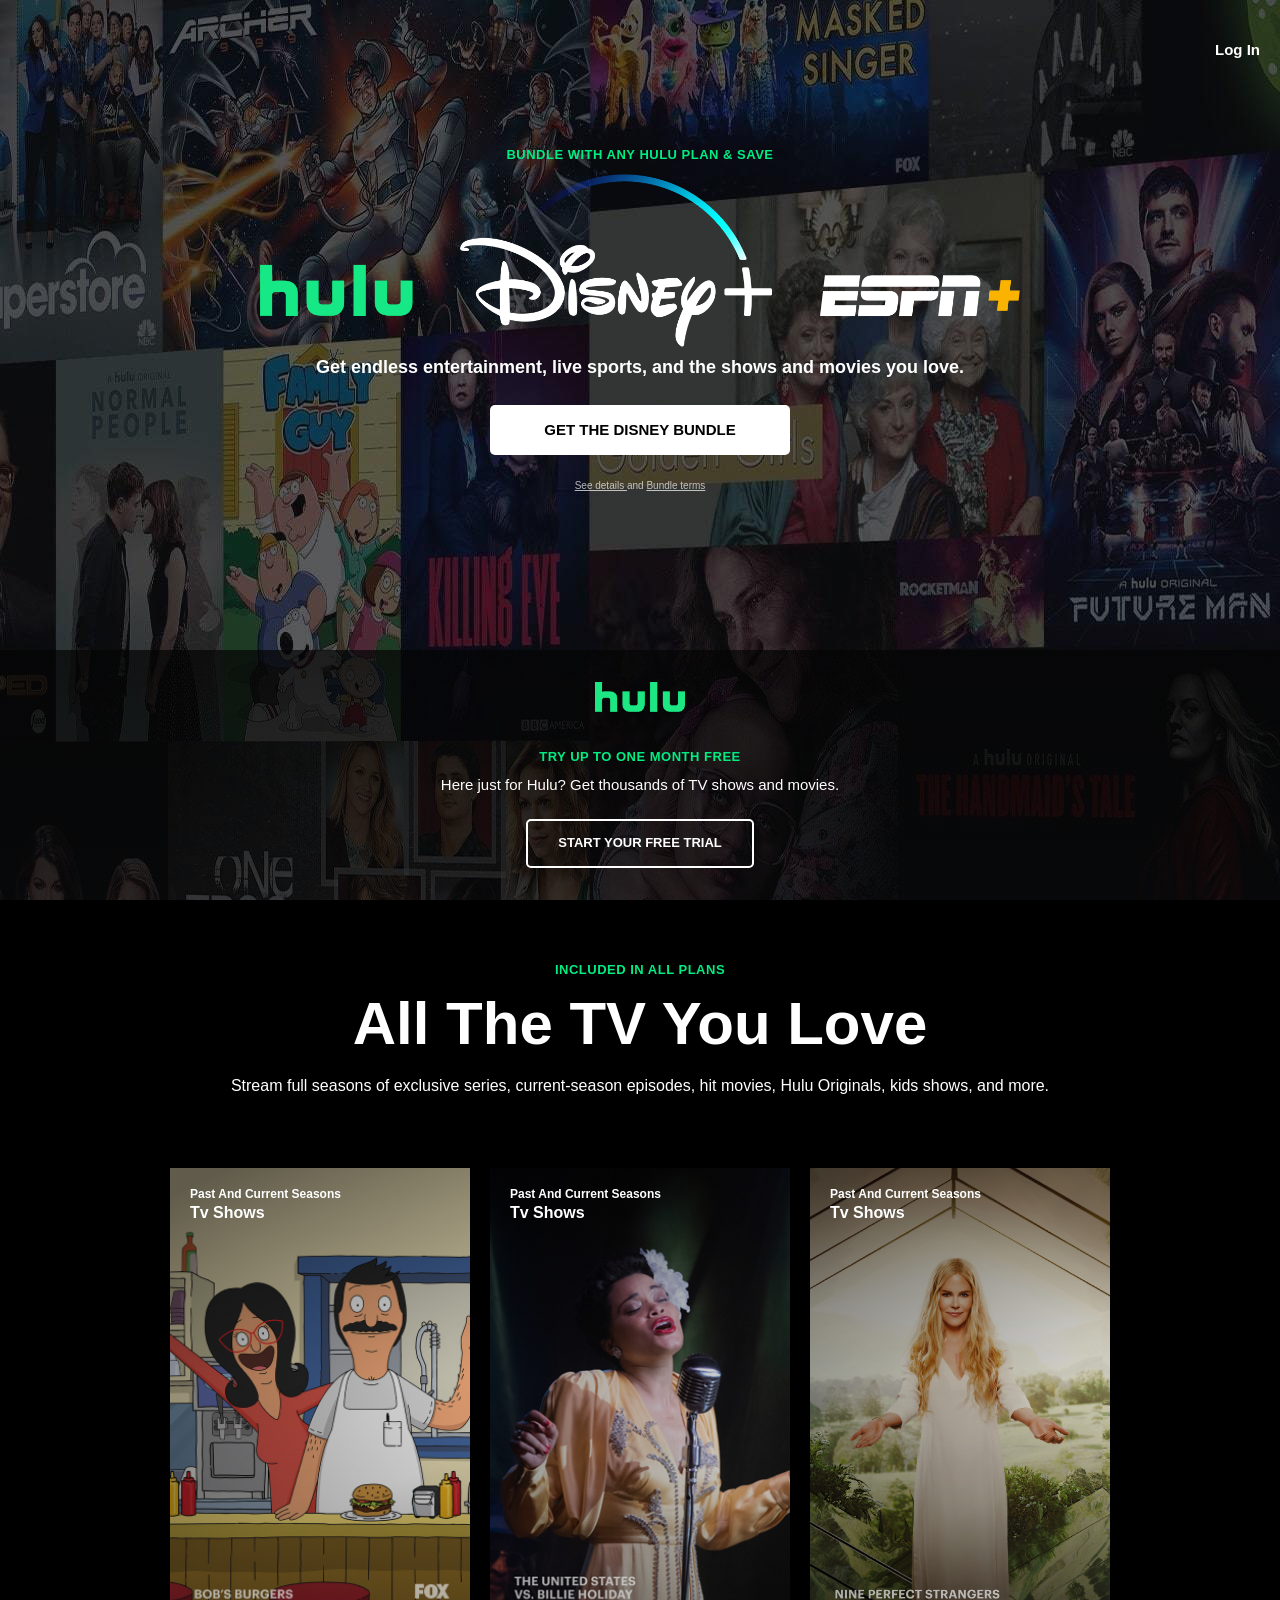
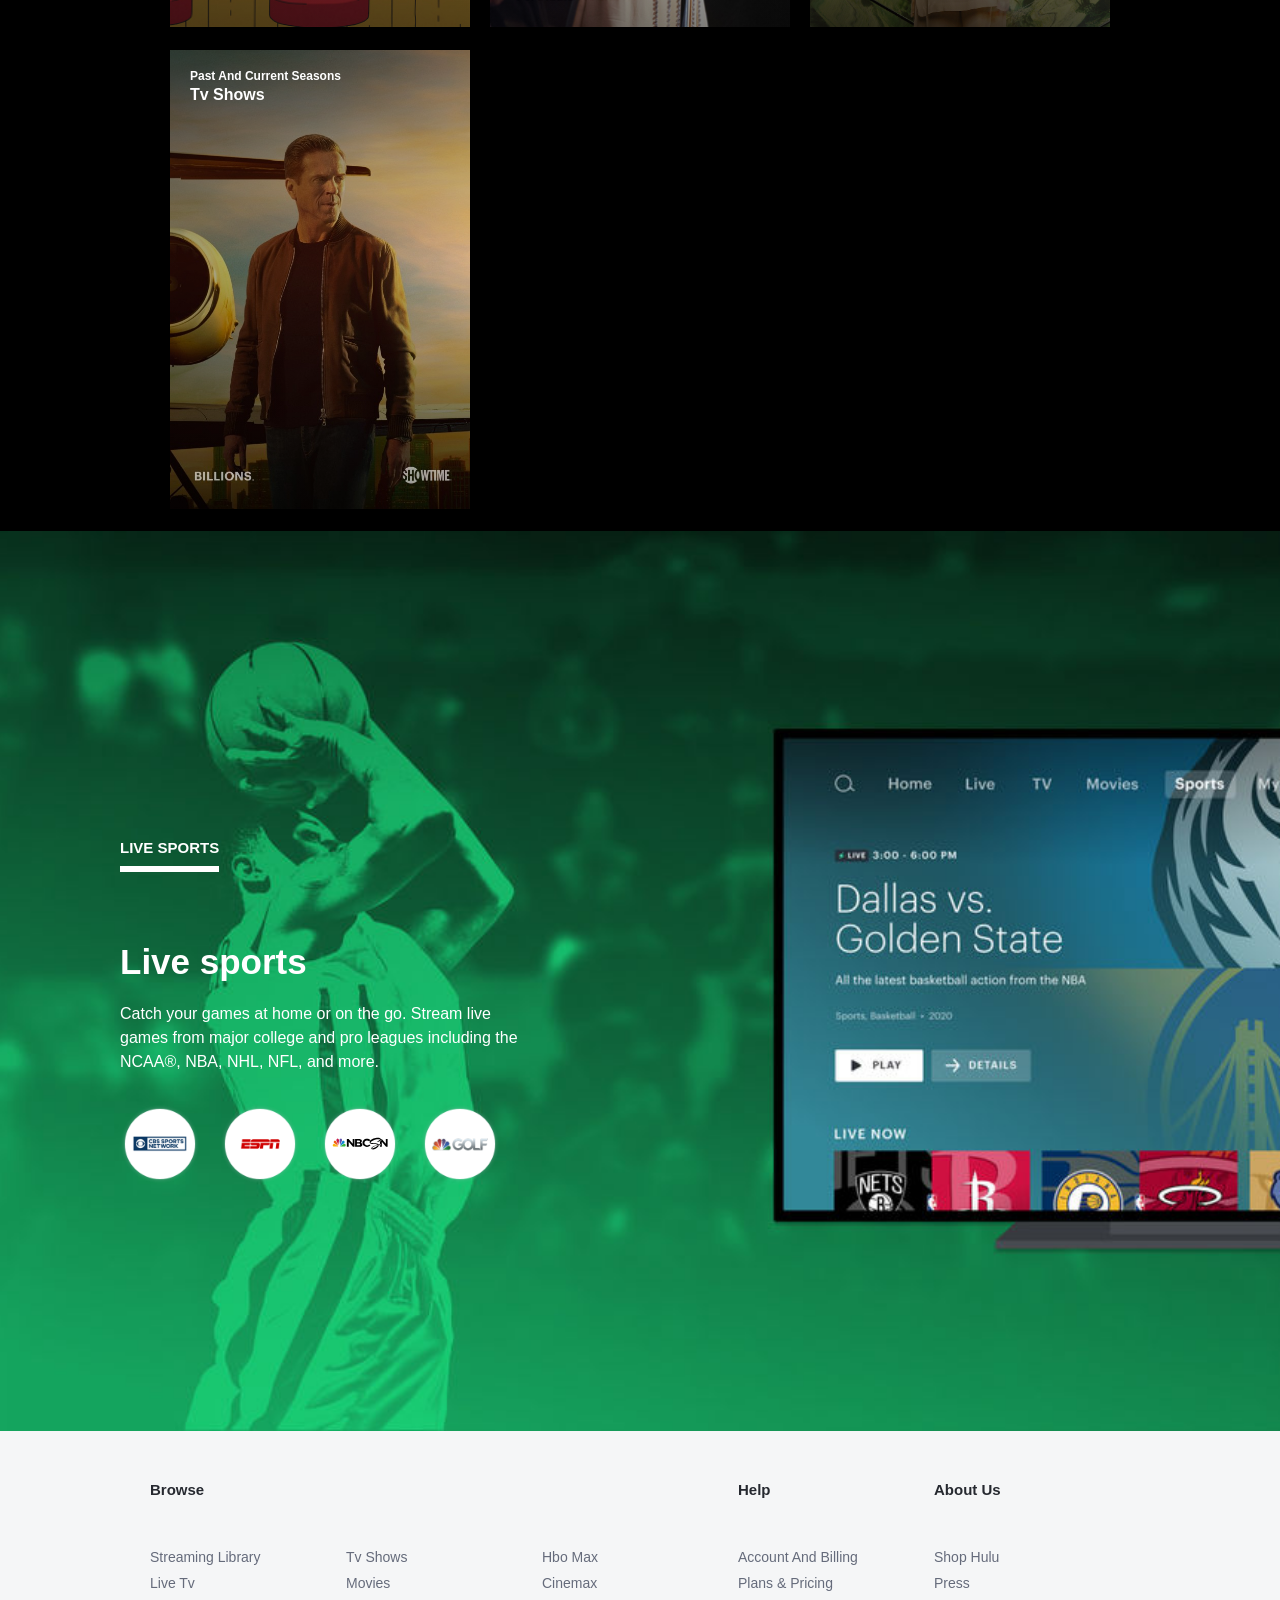
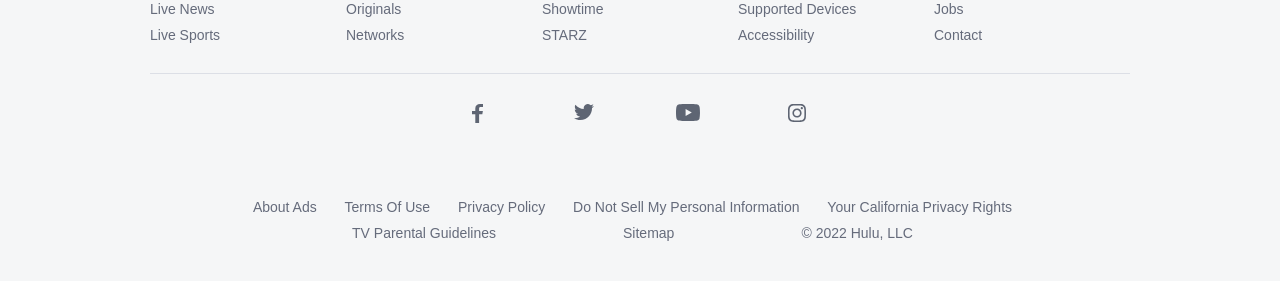
<file: Hulu/index.html>
<!DOCTYPE html>
<html lang="en">
<head>
	<meta charset="UTF-8">
	<meta http-equiv="X-UA-Compatible" content="IE=edge">
	<meta name="viewport" content="width=device-width, initial-scale=1.0">
	<link href="css/reset.css" rel="stylesheet" />
	<link href="css/style.css" rel="stylesheet" />
	<link href="css/top_section.css" rel="stylesheet" />
	<link href="css/login_modal.css" rel="stylesheet" />
	<link href="css/library.css" rel="stylesheet" />
	<link href="css/spotlight.css" rel="stylesheet" />
	<link href="css/footer.css" rel="stylesheet" />
	<link href="css/responsive.css" rel="stylesheet" />
	<title>Hulu</title>
</head>
<body>
	<section class="top_section">
		<div class="top">
			<button class="login_link">Log in</button>
		</div>

		<div class="middle">
			<div class="title">BUNDLE WITH ANY HULU PLAN & SAVE</div>

			<div class="middle_banner">
				<img src="media/logos.png" alt="" />
			</div>

			<div class="subtitle">
				Get endless entertainment, live sports, and the shows and
				movies you love.
			</div>

			<button class="bundle_button">GET THE DISNEY BUNDLE</button>

			<div class="details">
				<a href="#"> See details </a>
				and
				<a href="#"> Bundle terms </a>
			</div>
		</div>

		<div class="bottom">
			<img src="./media/logo.png" alt="" class="logo">

			<div class="bottom_middle_container">
				<div class="title">TRY UP TO ONE MONTH FREE</div>
				<div class="description">
					Here just for Hulu? Get thousands of TV shows and
					movies.
				</div>
			</div>

			<a href="#" class="free_trial_button">
				start your free trial
			</a>
		</div>
	</section>

	<section class="modal_container">
		<div class="modal_overlay"></div>

		<div class="login_modal">
			<div class="modal_header">
				<div class="close_icon"></div>
			</div>

			<form action="" class="login_form">
				<h2 class="title">Log in</h2>

				<label for="email">Email</label>
				<input type="email" id="email">

				<label for="password">Password</label>
				<input type="text" id="password">

				<a href="#" class="forget_link">
					Forgot your email or password?
				</a>

				<button type="submit" class="login_button"> Log in</button>
			</form>

			<div class="modal_bottom_text">
				Don't have am account?
				<a href="#">Start your free trial</a>
			</div>
		</div>
	</section>

	<section class="library">
		<div class="library_header">
			<div class="title">INCLUDED IN ALL PLANS</div>

			<div class="library_title">All The TV You Love</div>

			<div class="library_description">
				Stream full seasons of exclusive series, current-season
				episodes, hit movies, Hulu Originals, kids shows, and more.
			</div>
		</div>

		<div class="library_grid">
			<a href="#" class="library_grid_item">
				<div class="library_text_container">
					<div class="text1">Past and Current Seasons</div>
					<div class="text2">Tv shows</div>
				</div>

				<div class="overlay"></div>

				<img src="media/cover-1.jpg" alt="" />
			</a>

			<a href="#" class="library_grid_item">
				<div class="library_text_container">
					<div class="text1">Past and Current Seasons</div>
					<div class="text2">Tv shows</div>
				</div>

				<div class="overlay"></div>

				<img src="media/cover-2.jpg" alt="" />
			</a>

			<a href="#" class="library_grid_item">
				<div class="library_text_container">
					<div class="text1">Past and Current Seasons</div>
					<div class="text2">Tv shows</div>
				</div>

				<div class="overlay"></div>

				<img src="media/cover-3.jpg" alt="" />
			</a>

			<a href="#" class="library_grid_item">
				<div class="library_text_container">
					<div class="text1">Past and Current Seasons</div>
					<div class="text2">Tv shows</div>
				</div>

				<div class="overlay"></div>

				<img src="media/cover-4.jpg" alt="" />
			</a>
		</div>
	</section>

	<section class="spotlight">
		<div class="spotlight_content">
			<div class="spotlight_header">
				<h2>Live sports</h2>
			</div>

			<div class="spotlight_title">Live sports</div>

			<div class="spotlight_description">
				Catch your games at home or on the go. Stream live games
				from major college and pro leagues including the NCAA®, NBA,
				NHL, NFL, and more.
			</div>

			<div class="channel_stack">
				<div class="channel_item">
					<img
						class="channel_icon"
						src="./media/live-sports-logo-1.png"
						alt=""
					/>
				</div>
				<div class="channel_item">
					<img
						class="channel_icon"
						src="./media/live-sports-logo-2.png"
						alt=""
					/>
				</div>
				<div class="channel_item">
					<img
						class="channel_icon"
						src="./media/live-sports-logo-3.svg"
						alt=""
					/>
				</div>
				<div class="channel_item">
					<img
						class="channel_icon"
						src="./media/live-sports-logo-4.png"
						alt=""
					/>
				</div>
			</div>
		</div>
	</section>

	<footer class="footer">
		<div class="footer_section_container">
			<div class="footer_section">
				<div class="footer_section_title">
					<div class="title_text">Browse</div>
					<div class="expand_section_icon"></div>
				</div>
				<div class="footer_section_links">
					<div class="section_links_column">
						<a class="footer_section_link" href="#"
							>Streaming Library</a
						>
						<a class="footer_section_link" href="#"
							>live tv</a
						>
						<a class="footer_section_link" href="#"
							>live news</a
						>
						<a class="footer_section_link" href="#"
							>live sports</a
						>
					</div>
					<div class="section_links_column">
						<a class="footer_section_link" href="#"
							>tv shows</a
						>
						<a class="footer_section_link" href="#">movies</a>
						<a class="footer_section_link" href="#"
							>originals</a
						>
						<a class="footer_section_link" href="#"
							>networks</a
						>
					</div>
					<div class="section_links_column">
						<a class="footer_section_link" href="#"
							>hbo max</a
						>
						<a class="footer_section_link" href="#"
							>cinemax</a
						>
						<a class="footer_section_link" href="#"
							>showtime</a
						>
						<a class="footer_section_link" href="#">STARZ</a>
					</div>
				</div>
			</div>

			<div class="footer_section">
				<div class="footer_section_title">
					<div class="title_text">Help</div>
					<div class="expand_section_icon"></div>
				</div>
				<div class="footer_section_links">
					<div class="section_links_column">
						<a class="footer_section_link" href="#">
							Account and billing
						</a>
						<a class="footer_section_link" href="#">
							Plans & Pricing
						</a>
						<a class="footer_section_link" href="#">
							Supported Devices
						</a>
						<a class="footer_section_link" href="#">
							Accessibility
						</a>
					</div>
				</div>
			</div>

			<div class="footer_section">
				<div class="footer_section_title">
					<div class="title_text">About us</div>
					<div class="expand_section_icon"></div>
				</div>
				<div class="footer_section__links">
					<div class="section_links_column">
						<a class="footer_section_link" href="#"
							>shop hulu</a>
						<a class="footer_section_link" href="#">Press</a>
						<a class="footer_section_link" href="#"> jobs</a>
						<a class="footer_section_link" href="#">Contact</a>
					</div>
				</div>
			</div>
		</div>

		<section class="social_media_container">
			<a class="social_media_link facebook" href="#"></a>
			<a class="social_media_link twitter" href="#"></a>
			<a class="social_media_link youtube" href="#"></a>
			<a class="social_media_link instagram" href="#"></a>
		</section>

		<section class="footer_legal_links">
			<a href="#" class="footer_section_link">About ads</a>
			<a href="#" class="footer_section_link">Terms of Use</a>
			<a href="#" class="footer_section_link">Privacy Policy</a>
			<a href="#" class="footer_section_link"
				>Do Not Sell My Personal Information</a>
			<a href="#" class="footer_section_link"
				>Your California Privacy Rights</a>
			<a href="#" class="footer_section_link"
				>TV Parental Guidelines</a>
			<a href="#" class="footer_section_link">Sitemap</a>
			<a href="#" class="footer_section_link">© 2022 Hulu, LLC</a>
		</section>
	</footer>

	<script src="./js/index.js"></script>
</body>
</html>
</file>
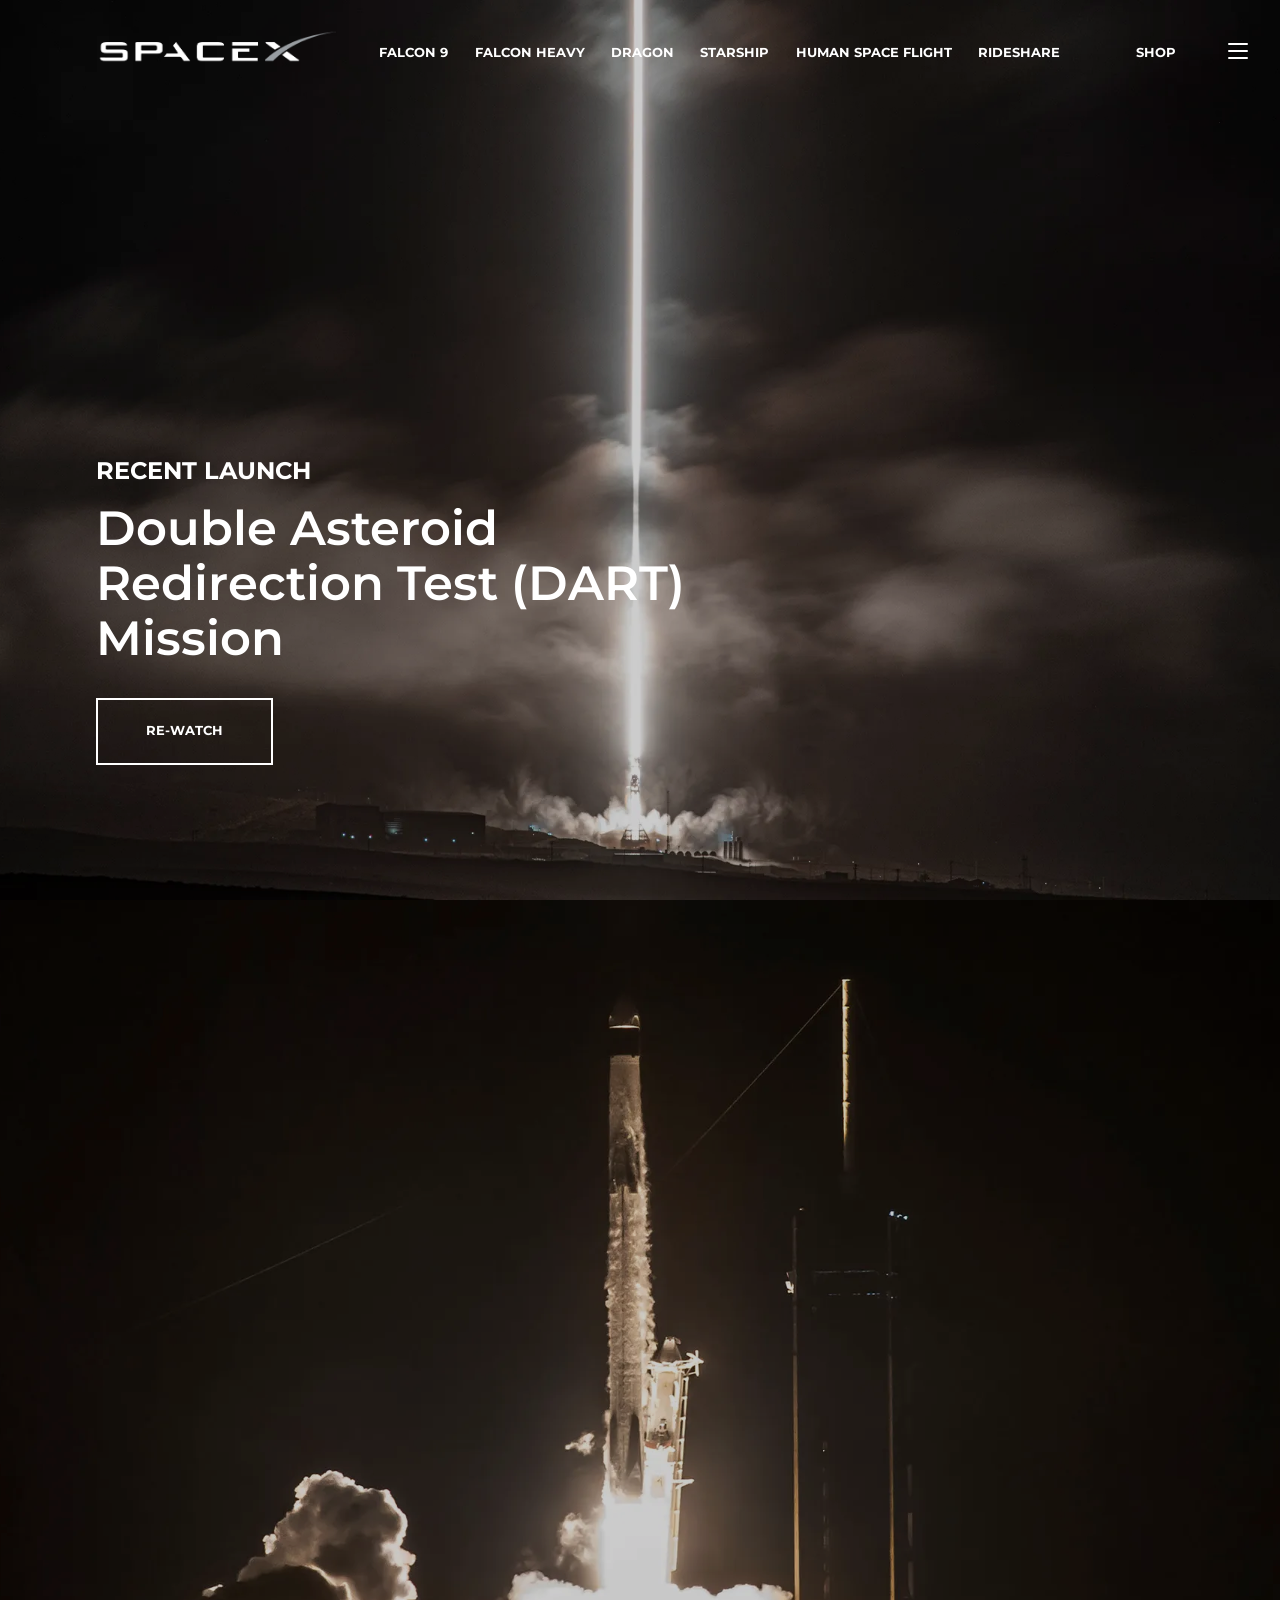
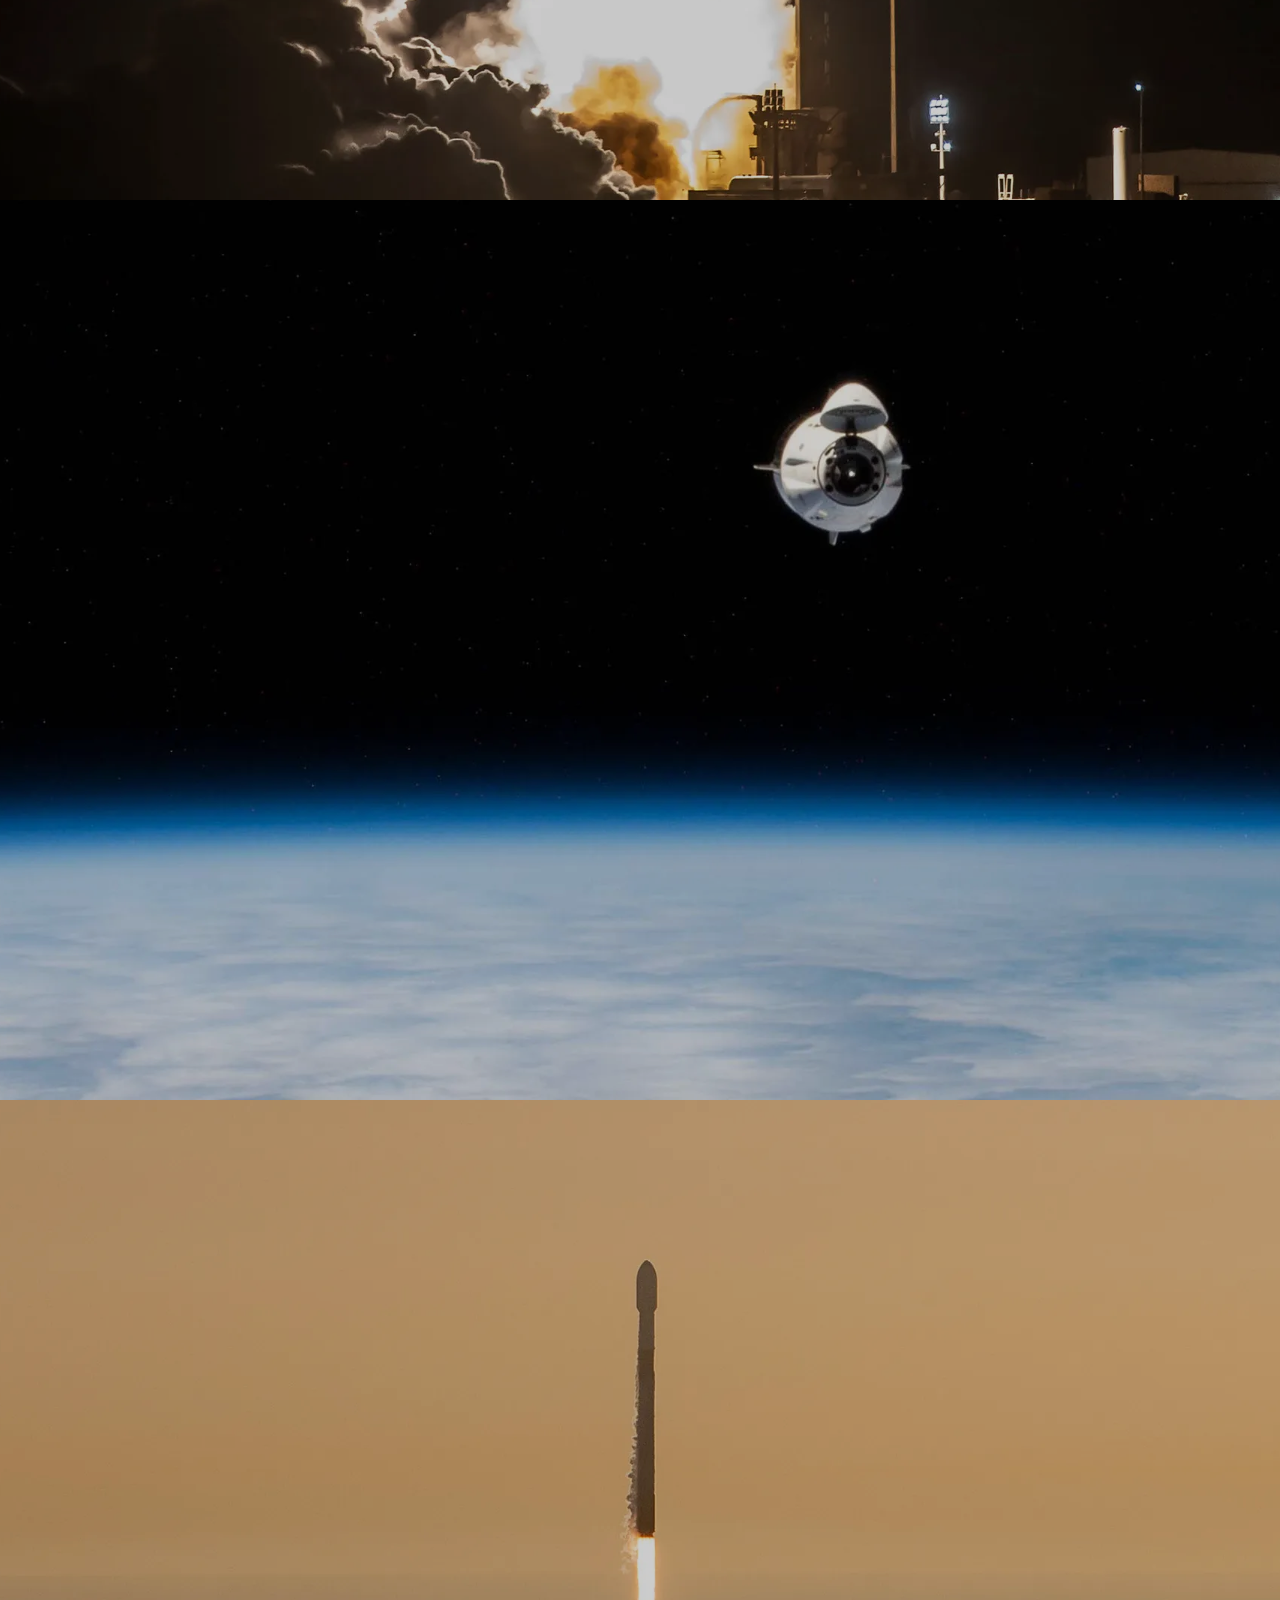
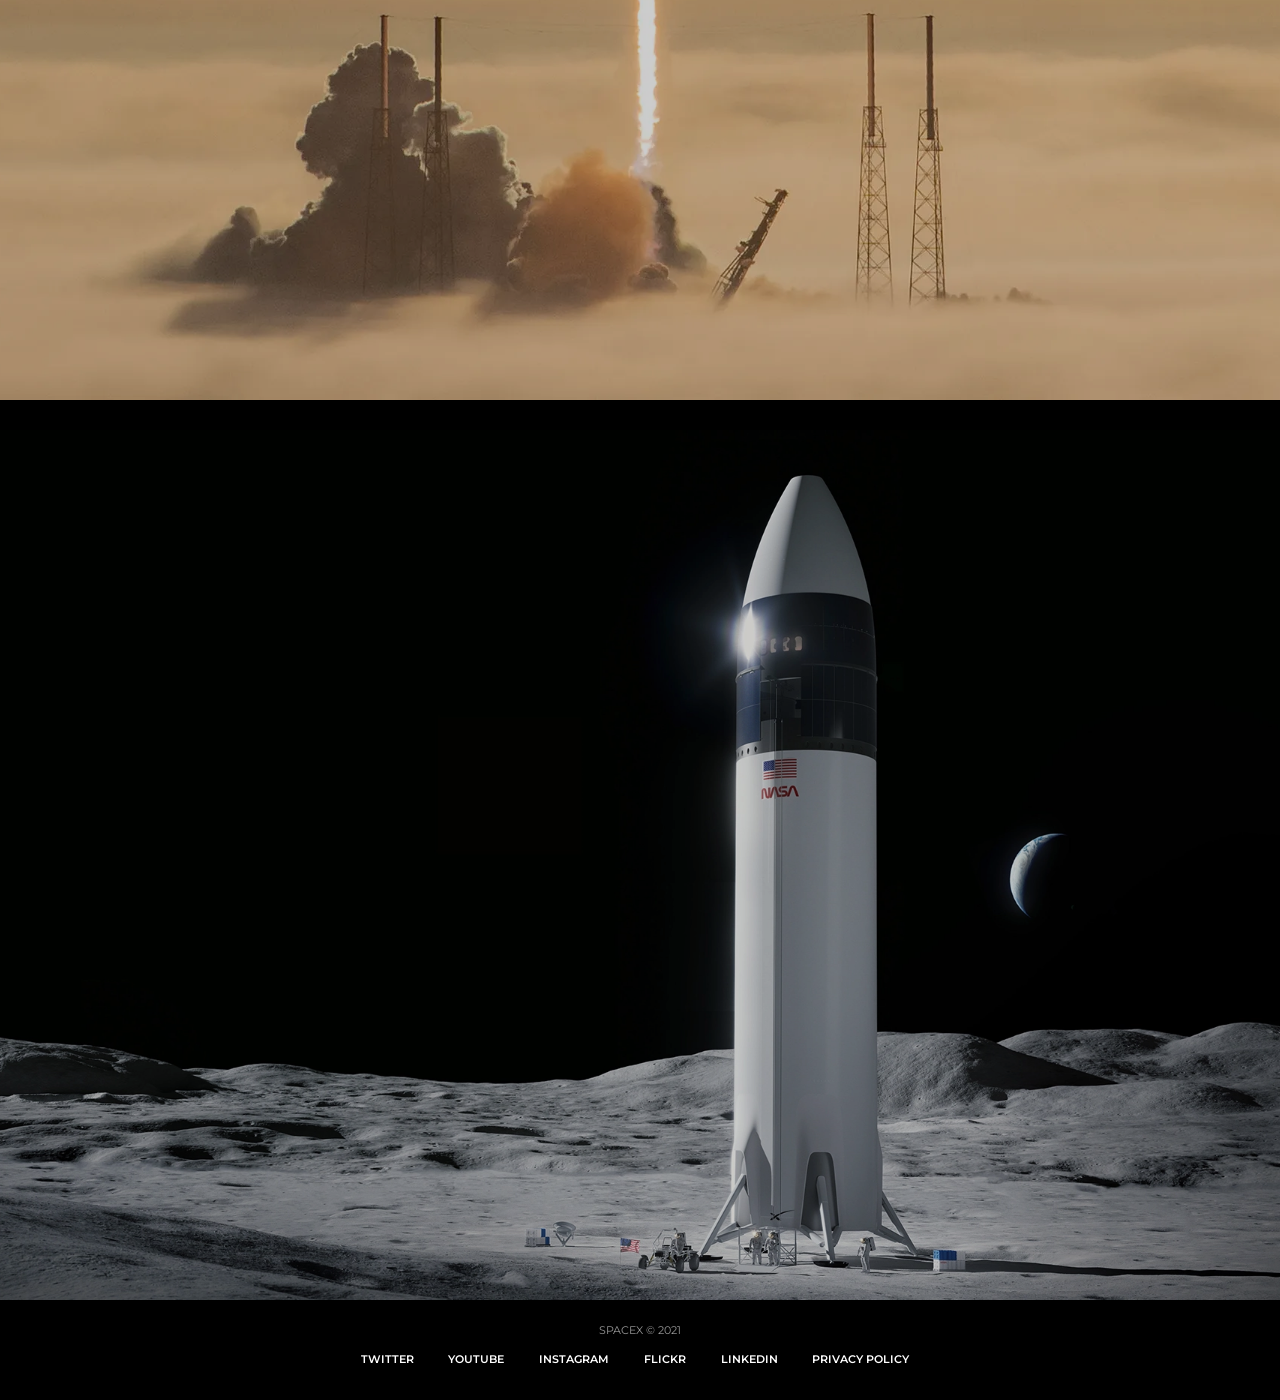
<file: SpaceX/index.html>
<!DOCTYPE html>
<html lang="en">
  <head>
    <meta charset="UTF-8" />
    <meta http-equiv="X-UA-Compatible" content="IE=edge" />
    <meta name="viewport" content="width=device-width, initial-scale=1.0" />
    <link rel="stylesheet" href="css/reset.css" />
    <link rel="stylesheet" href="css/header.css" />
    <link rel="stylesheet" href="css/hamburger.css" />
    <link rel="stylesheet" href="css/mission.css" />
    <link rel="stylesheet" href="css/navigation.css" />
    <link rel="stylesheet" href="css/footer.css" />
    <link rel="stylesheet" href="css/navigation.css" />
    <link rel="stylesheet" href="css/responsive.css" />
    <title>SpaceX</title>
  </head>
  <body>
    <header class="header show">
			<div class="background"></div>

			<div class="header_inner">
				<div class="header_logo">
					<a href="#">
						<img src="./media/logos//spacex-logo.png" alt="SpaceX" />
					</a>
				</div>

				<nav class="header_navigation">
					<ul>
						<li>
							<a class="nav_link" href="#">Falcon 9</a>
						</li>
						<li>
							<a class="nav_link" href="#">Falcon Heavy</a>
						</li>
						<li>
							<a class="nav_link" href="#">Dragon</a>
						</li>
						<li>
							<a class="nav_link" href="#">STARSHIP</a>
						</li>
						<li>
							<a class="nav_link" href="#">human space flight</a>
						</li>
						<li>
							<a class="nav_link" href="#">rideshare</a>
						</li>
					</ul>

					<div class="shop_container">
						<a class="nav_link" href="#">shop</a>
					</div>
				</nav>

				<button class="hamburger hamburger-emphatic" type="button">
					<span class="hamburger-box">
						<span class="hamburger-inner"></span>
					</span>
				</button>
			</div>
		</header>

		<nav class="navigation_menu">
			<ul>
				<li><a href="#">Home</a></li>
				<li><a href="#">About</a></li>
				<li><a href="#">Launch</a></li>
				<li><a href="#">mission</a></li>
				<li><a href="#">History</a></li>
				<li><a href="#">Press</a></li>
				<li><a href="#">Careers</a></li>
				<li><a href="#">Contact</a></li>
			</ul>
		</nav>

		<section class="mission_container">
			<div class="background one"></div>

			<div class="bottom_content">
				<h4 class="bottom_content_subheader">RECENT LAUNCH</h4>

				<h1 class="bottom_content_header">
					Double Asteroid Redirection Test (DART) Mission
				</h1>

				<a class="content_button" href="#">
					<span class="text">RE-WATCH</span>
					<div class="hover"></div>
				</a>
			</div>
		</section>

		<section class="mission_container">
			<div class="background two"></div>

			<div class="bottom_content">
				<h4 class="bottom_content_subheader">RECENT LAUNCH</h4>

				<h1 class="bottom_content_header">
					Double Asteroid Redirection Test (DART) Mission
				</h1>

				<a class="content_button" href="#">
					<span class="text">RE-WATCH</span>
					<div class="hover"></div>
				</a>
			</div>
		</section>

		<section class="mission_container">
			<div class="background three"></div>

			<div class="bottom_content">
				<h4 class="bottom_content_subheader">RECENT LAUNCH</h4>

				<h1 class="bottom_content_header">
					Double Asteroid Redirection Test (DART) Mission
				</h1>

				<a class="content_button" href="#">
					<span class="text">RE-WATCH</span>
					<div class="hover"></div>
				</a>
			</div>
		</section>

		<section class="mission_container">
			<div class="background four"></div>

			<div class="bottom_content">
				<h4 class="bottom_content_subheader">RECENT LAUNCH</h4>

				<h1 class="bottom_content_header">
					Double Asteroid Redirection Test (DART) Mission
				</h1>

				<a class="content_button" href="#">
					<span class="text">RE-WATCH</span>
					<div class="hover"></div>
				</a>
			</div>
		</section>

		<section class="mission_container">
			<div class="background five"></div>

			<div class="bottom_content">
				<h4 class="bottom_content_subheader">RECENT LAUNCH</h4>

				<h1 class="bottom_content_header">
					Double Asteroid Redirection Test (DART) Mission
				</h1>

				<a class="content_button" href="#">
					<span class="text">RE-WATCH</span>
					<div class="hover"></div>
				</a>
			</div>
		</section>

		<footer class="footer">
			<div class="footer_text">SPACEX © 2021</div>

			<ul class="footer_list">
				<li><a class="footer_list_link" href="#">Twitter</a></li>
				<li><a class="footer_list_link" href="#">youtube</a></li>
				<li><a class="footer_list_link" href="#">instagram</a></li>
				<li><a class="footer_list_link" href="#">flickr</a></li>
				<li><a class="footer_list_link" href="#">Linkedin</a></li>
				<li><a class="footer_list_link" href="#">Privacy Policy</a></li>
			</ul>
		</footer>
	  
    <script src="./js/index.js"></script>
  </body>
</html>
</file>
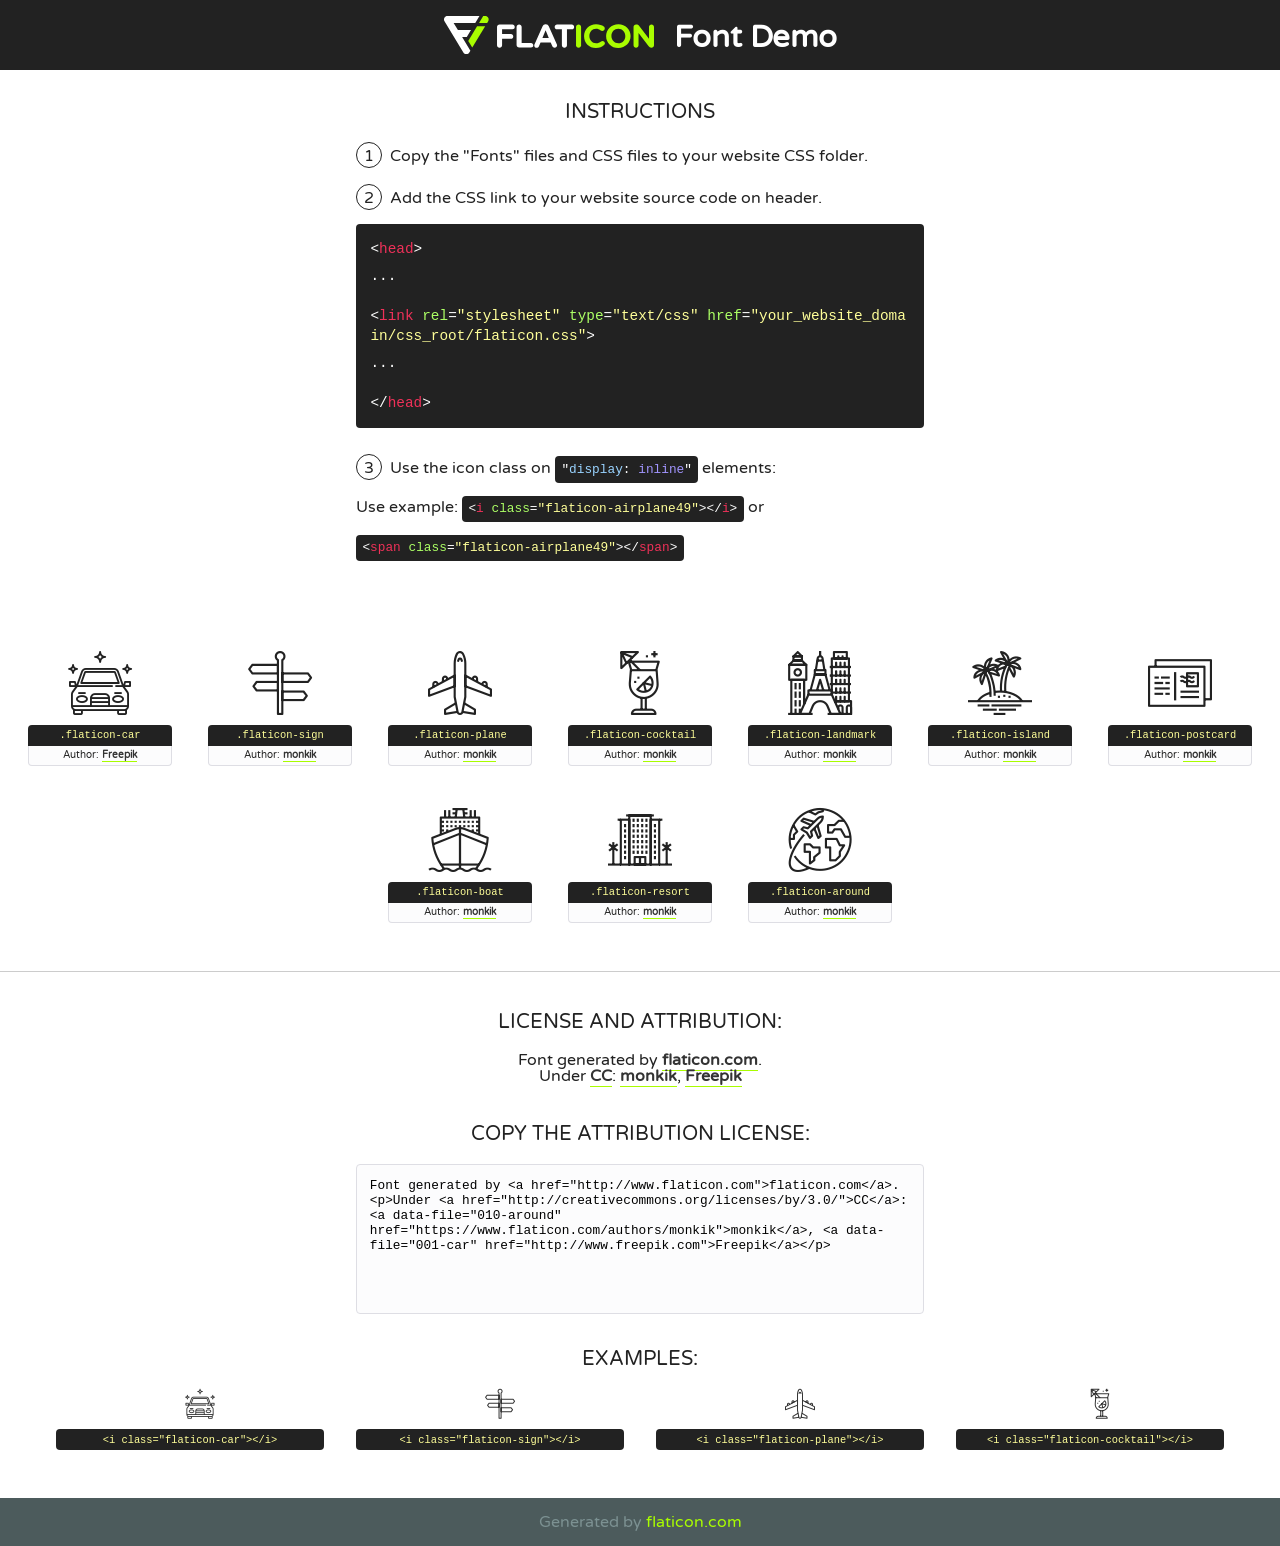
<file: tour/fonts/flaticon/font/flaticon.html>
<!DOCTYPE html>
<!--
  Flaticon icon font: Flaticon
  Creation date: 19/02/2018 02:22
-->
<html>
<!DOCTYPE html>
<html>

<head>
    <title>Flaticon WebFont</title>
    <link href="http://fonts.googleapis.com/css?family=Varela+Round" rel="stylesheet" type="text/css" />
    <link rel="stylesheet" type="text/css" href="flaticon.css">
    <meta charset="UTF-8">
    <style>
    html, body, div, span, applet, object, iframe,
    h1, h2, h3, h4, h5, h6, p, blockquote, pre,
    a, abbr, acronym, address, big, cite, code,
    del, dfn, em, img, ins, kbd, q, s, samp,
    small, strike, strong, sub, sup, tt, var,
    b, u, i, center,
    dl, dt, dd, ol, ul, li,
    fieldset, form, label, legend,
    table, caption, tbody, tfoot, thead, tr, th, td,
    article, aside, canvas, details, embed, 
    figure, figcaption, footer, header, hgroup, 
    menu, nav, output, ruby, section, summary,
    time, mark, audio, video {
        margin: 0;
        padding: 0;
        border: 0;
        font-size: 100%;
        font: inherit;
        vertical-align: baseline;
    }
    /* HTML5 display-role reset for older browsers */
    article, aside, details, figcaption, figure, 
    footer, header, hgroup, menu, nav, section {
        display: block;
    }
    body {
        line-height: 1;
    }
    ol, ul {
        list-style: none;
    }
    blockquote, q {
        quotes: none;
    }
    blockquote:before, blockquote:after,
    q:before, q:after {
        content: '';
        content: none;
    }
    table {
        border-collapse: collapse;
        border-spacing: 0;
    }
    body {
        font-family: 'Varela Round', Helvetica, Arial, sans-serif;
        font-size: 16px;
        color: #222;
    }
    a {
        color: #333;
        border-bottom: 1px solid #a9fd00;
        font-weight: bold;
        text-decoration: none;
    }
    * {
        -moz-box-sizing: border-box;
        -webkit-box-sizing: border-box;
        box-sizing: border-box;
        margin: 0;
        padding: 0;
    }
    [class^="flaticon-"]:before, [class*=" flaticon-"]:before, [class^="flaticon-"]:after, [class*=" flaticon-"]:after {
        font-family: Flaticon;
        font-size: 30px;
        font-style: normal;
        margin-left: 20px;
        color: #333;
    }
    .wrapper {
        max-width: 600px;
        margin: auto;
        padding: 0 1em;
    }
    .title {
        font-size: 1.25em;
        text-align: center;
        margin-bottom: 1em;
        text-transform: uppercase;
    }
    header {
        text-align: center;
        background-color: #222;
        color: #fff;
        padding: 1em;
    }
    header .logo {
        width: 210px;
        height: 38px;
        display: inline-block;
        vertical-align: middle;
        margin-right: 1em;
        border: none;
    }
    header strong {
        font-size: 1.95em;
        font-weight: bold;
        vertical-align: middle;
        margin-top: 5px;
        display: inline-block;
    }
    .demo {
        margin: 2em auto;
        line-height: 1.25em;
    }
    .demo ul li {
        margin-bottom: 1em;
    }
    .demo ul li .num {
        color: #222;
        border-radius: 20px;
        display: inline-block;
        width: 26px;
        padding: 3px;
        height: 26px;
        text-align: center;
        margin-right: 0.5em;
        border: 1px solid #222;
    }
    .demo ul li code {
        background-color: #222;
        border-radius: 4px;
        padding: 0.25em 0.5em;
        display: inline-block;
        color: #fff;
        font-family: Consolas,Monaco,Lucida Console,Liberation Mono,DejaVu Sans Mono,Bitstream Vera Sans Mono,Courier New, monospace;
        font-weight: lighter;
        margin-top: 1em;
        font-size: 0.8em;
        word-break: break-all;
    }
    .demo ul li code.big {
        padding: 1em;
        font-size: 0.9em;
    }
    .demo ul li code .red {
        color: #EF3159;
    }
    .demo ul li code .green {
        color: #ACFF65;
    }
    .demo ul li code .yellow {
        color: #FFFF99;
    }
    .demo ul li code .blue {
        color: #99D3FF;
    }
    .demo ul li code .purple {
        color: #A295FF;
    }
    .demo ul li code .dots {
        margin-top: 0.5em;
        display: block;
    }
    #glyphs {
        border-bottom: 1px solid #ccc;
        padding: 2em 0;
        text-align: center;
    }
    .glyph {
        display: inline-block;
        width: 9em;
        margin: 1em;
        text-align: center;
        vertical-align: top;
        background: #FFF;
    }
    .glyph .glyph-icon {
        padding: 10px;
        display: block;
        font-family:"Flaticon";
        font-size: 64px;
        line-height: 1;
    }
    .glyph .glyph-icon:before {
        font-size: 64px;
        color: #222;
        margin-left: 0;
    }
    .class-name {
        font-size: 0.65em;
        background-color: #222;
        color: #fff;
        border-radius: 4px 4px 0 0;
        padding: 0.5em;
        color: #FFFF99;
        font-family: Consolas,Monaco,Lucida Console,Liberation Mono,DejaVu Sans Mono,Bitstream Vera Sans Mono,Courier New, monospace;
    }
    .author-name {
        font-size: 0.6em;
        background-color: #fcfcfd;
        border: 1px solid #DEDEE4;
        border-top: 0;
        border-radius: 0 0 4px 4px;
        padding: 0.5em;
    }
    .class-name:last-child {
        font-size: 10px;
        color:#888;
    }
    .class-name:last-child a {
        font-size: 10px;
        color:#555;
    }
    .class-name:last-child a:hover {
        color:#a9fd00;
    }
    .glyph > input {
        display: block;
        width: 100px;
        margin: 5px auto;
        text-align: center;
        font-size: 12px;
        cursor: text;
    }
    .glyph > input.icon-input {
        font-family:"Flaticon";
        font-size: 16px;
        margin-bottom: 10px;
    }
    .attribution .title {
        margin-top: 2em;
    }
    .attribution textarea {
        background-color: #fcfcfd;
        padding: 1em;
        border: none;
        box-shadow: none;
        border: 1px solid #DEDEE4;
        border-radius: 4px;
        resize: none;
        width: 100%;
        height: 150px;
        font-size: 0.8em;
        font-family: Consolas,Monaco,Lucida Console,Liberation Mono,DejaVu Sans Mono,Bitstream Vera Sans Mono,Courier New, monospace;
        -webkit-appearance: none;
    }
    .iconsuse {
        margin: 2em auto;
        text-align: center;
        max-width: 1200px;
    }
    .iconsuse:after {
        content: '';
        display: table;
        clear: both;
    }
    .iconsuse .image {
        float: left;
        width: 25%;
        padding: 0 1em;
    }
    .iconsuse .image p {
        margin-bottom: 1em;
    }
    .iconsuse .image span {
        display: block;
        font-size: 0.65em;
        background-color: #222;
        color: #fff;
        border-radius: 4px;
        padding: 0.5em;
        color: #FFFF99;
        margin-top: 1em;
        font-family: Consolas,Monaco,Lucida Console,Liberation Mono,DejaVu Sans Mono,Bitstream Vera Sans Mono,Courier New, monospace;
    }
    #footer {
        text-align: center;
        background-color: #4C5B5C;
        color: #7c9192;
        padding: 1em;
    }
    #footer a {
        border: none;
        color: #a9fd00;
        font-weight: normal;
    }
    @media (max-width: 960px) {
        .iconsuse .image {
            width: 50%;
        }
    }
    @media (max-width: 560px) {
        .iconsuse .image {
            width: 100%;
        }
    }
    </style>
</head>

<body class="characters-off">

    <header>
        <a href="http://www.flaticon.com" target="_blank" class="logo">
            <svg version="1.1" xmlns="http://www.w3.org/2000/svg" xmlns:xlink="http://www.w3.org/1999/xlink" xmlns:a="http://ns.adobe.com/AdobeSVGViewerExtensions/3.0/" viewBox="0 0 560.875 102.036" enable-background="new 0 0 560.875 102.036" xml:space="preserve">
                <defs>
                </defs>
                <g>
                    <g class="letters">
                        <path fill="#ffffff" d="M141.596,29.675c0-3.777,2.985-6.767,6.764-6.767h34.438c3.426,0,6.15,2.728,6.15,6.15
                        c0,3.43-2.724,6.149-6.15,6.149h-27.674v13.091h23.719c3.429,0,6.151,2.724,6.151,6.15c0,3.43-2.723,6.149-6.151,6.149h-23.719
                        v17.574c0,3.773-2.986,6.761-6.764,6.761c-3.779,0-6.764-2.989-6.764-6.761V29.675z"></path>
                        <path fill="#ffffff" d="M193.844,29.149c0-3.781,2.985-6.767,6.764-6.767c3.776,0,6.763,2.985,6.763,6.767v42.957h25.039
                        c3.426,0,6.149,2.726,6.149,6.153c0,3.425-2.723,6.15-6.149,6.15h-31.802c-3.779,0-6.764-2.986-6.764-6.768V29.149z"></path>
                        <path fill="#ffffff" d="M241.891,75.71l21.438-48.407c1.492-3.341,4.215-5.357,7.906-5.357h0.792
                        c3.686,0,6.323,2.017,7.815,5.357l21.439,48.407c0.436,0.967,0.701,1.845,0.701,2.723c0,3.602-2.809,6.501-6.414,6.501
                        c-3.161,0-5.269-1.845-6.499-4.655l-4.132-9.661h-27.059l-4.301,10.102c-1.144,2.631-3.426,4.214-6.237,4.214
                        c-3.517,0-6.24-2.81-6.24-6.325C241.1,77.64,241.451,76.677,241.891,75.71z M279.932,58.666l-8.521-20.297l-8.526,20.297H279.932
                        z"></path>
                        <path fill="#ffffff" d="M314.864,35.387H301.86c-3.429,0-6.239-2.813-6.239-6.238c0-3.429,2.811-6.24,6.239-6.24h39.533
                        c3.426,0,6.237,2.811,6.237,6.24c0,3.425-2.811,6.238-6.237,6.238h-13.001v42.785c0,3.773-2.99,6.761-6.764,6.761
                        c-3.779,0-6.764-2.989-6.764-6.761V35.387z"></path>
                        <path fill="#A9FD00" d="M352.615,29.149c0-3.781,2.985-6.767,6.767-6.767c3.774,0,6.761,2.985,6.761,6.767v49.024
                        c0,3.773-2.987,6.761-6.761,6.761c-3.781,0-6.767-2.989-6.767-6.761V29.149z"></path>
                        <path fill="#A9FD00" d="M374.132,53.836v-0.179c0-17.481,13.178-31.801,32.065-31.801c9.22,0,15.459,2.458,20.557,6.238
                        c1.402,1.054,2.637,2.985,2.637,5.357c0,3.692-2.985,6.59-6.681,6.59c-1.845,0-3.071-0.702-4.044-1.319
                        c-3.776-2.813-7.729-4.393-12.562-4.393c-10.364,0-17.831,8.611-17.831,19.154v0.173c0,10.542,7.291,19.329,17.831,19.329
                        c5.715,0,9.492-1.756,13.359-4.834c1.049-0.874,2.458-1.491,4.039-1.491c3.429,0,6.325,2.813,6.325,6.236
                        c0,2.106-1.056,3.78-2.282,4.834c-5.539,4.834-12.036,7.733-21.878,7.733C387.572,85.464,374.132,71.493,374.132,53.836z"></path>
                        <path fill="#A9FD00" d="M433.009,53.836v-0.179c0-17.481,13.79-31.801,32.766-31.801c18.981,0,32.592,14.143,32.592,31.628v0.173
                        c0,17.483-13.785,31.807-32.769,31.807C446.625,85.464,433.009,71.32,433.009,53.836z M484.224,53.836v-0.179
                        c0-10.539-7.725-19.326-18.626-19.326c-10.893,0-18.449,8.611-18.449,19.154v0.173c0,10.542,7.73,19.329,18.626,19.329
                        C476.676,72.986,484.224,64.378,484.224,53.836z"></path>
                        <path fill="#A9FD00" d="M506.233,29.321c0-3.774,2.99-6.763,6.767-6.763h1.401c3.252,0,5.183,1.583,7.029,3.953l26.093,34.265
                        V29.059c0-3.692,2.99-6.677,6.681-6.677c3.683,0,6.671,2.985,6.671,6.677v48.934c0,3.78-2.987,6.765-6.764,6.765h-0.436
                        c-3.257,0-5.188-1.581-7.034-3.953l-27.056-35.492v32.944c0,3.687-2.985,6.676-6.678,6.676c-3.683,0-6.673-2.989-6.673-6.676
                        V29.321z"></path>
                    </g>
                    <g class="insignia">
                        <path fill="#ffffff" d="M48.372,56.137h12.517l11.156-18.537H37.186L25.688,18.539h57.825L94.668,0H9.271
                        C5.925,0,2.842,1.801,1.198,4.716c-1.644,2.907-1.593,6.482,0.134,9.343l50.38,83.501c1.678,2.781,4.689,4.476,7.938,4.476
                        c3.246,0,6.257-1.695,7.935-4.476l2.898-4.804L48.372,56.137z"></path>
                        <g class="i">
                            <path fill="#A9FD00" d="M93.575,18.539h0.031v0.004l21.652,0.004l2.705-4.488c1.727-2.861,1.778-6.436,0.133-9.343
                            C116.454,1.801,113.371,0,110.026,0h-5.294L93.575,18.539z"></path>
                            <polygon fill="#A9FD00" points="88.291,27.356 64.725,66.486 75.519,84.404 109.942,27.356"></polygon>
                        </g>
                    </g>
                </g>
            </svg>
        </a>
        <strong>Font Demo</strong>
    </header>


    <section class="demo wrapper">

        <p class="title">Instructions</p>

        <ul>
            <li>
                <span class="num">1</span>Copy the "Fonts" files and CSS files to your website CSS folder.
            </li>
            <li>
                <span class="num">2</span>Add the CSS link to your website source code on header.
                <code class="big">
                    &lt;<span class="red">head</span>&gt;
                    <br/><span class="dots">...</span>
                    <br/>&lt;<span class="red">link</span> <span class="green">rel</span>=<span class="yellow">"stylesheet"</span> <span class="green">type</span>=<span class="yellow">"text/css"</span> <span class="green">href</span>=<span class="yellow">"your_website_domain/css_root/flaticon.css"</span>&gt;
                    <br/><span class="dots">...</span>
                    <br/>&lt;/<span class="red">head</span>&gt;
                </code>
            </li>

            <li>
                <p>
                    <span class="num">3</span>Use the icon class on <code>"<span class="blue">display</span>:<span class="purple"> inline</span>"</code> elements:
                    <br />
                    Use example: <code>&lt;<span class="red">i</span> <span class="green">class</span>=<span class="yellow">&quot;flaticon-airplane49&quot;</span>&gt;&lt;/<span class="red">i</span>&gt;</code> or <code>&lt;<span class="red">span</span> <span class="green">class</span>=<span class="yellow">&quot;flaticon-airplane49&quot;</span>&gt;&lt;/<span class="red">span</span>&gt;</code>
            </li>
        </ul>

    </section>




   <section id="glyphs">          
    
      
        <div class="glyph"><div class="glyph-icon flaticon-car"></div>
            <div class="class-name">.flaticon-car</div>
            <div class="author-name">Author: <a data-file="001-car" href="http://www.freepik.com">Freepik</a> </div> 
        </div>        
        
        <div class="glyph"><div class="glyph-icon flaticon-sign"></div>
            <div class="class-name">.flaticon-sign</div>
            <div class="author-name">Author: <a data-file="002-sign" href="https://www.flaticon.com/authors/monkik">monkik</a> </div> 
        </div>        
        
        <div class="glyph"><div class="glyph-icon flaticon-plane"></div>
            <div class="class-name">.flaticon-plane</div>
            <div class="author-name">Author: <a data-file="003-plane" href="https://www.flaticon.com/authors/monkik">monkik</a> </div> 
        </div>        
        
        <div class="glyph"><div class="glyph-icon flaticon-cocktail"></div>
            <div class="class-name">.flaticon-cocktail</div>
            <div class="author-name">Author: <a data-file="004-cocktail" href="https://www.flaticon.com/authors/monkik">monkik</a> </div> 
        </div>        
        
        <div class="glyph"><div class="glyph-icon flaticon-landmark"></div>
            <div class="class-name">.flaticon-landmark</div>
            <div class="author-name">Author: <a data-file="005-landmark" href="https://www.flaticon.com/authors/monkik">monkik</a> </div> 
        </div>        
        
        <div class="glyph"><div class="glyph-icon flaticon-island"></div>
            <div class="class-name">.flaticon-island</div>
            <div class="author-name">Author: <a data-file="006-island" href="https://www.flaticon.com/authors/monkik">monkik</a> </div> 
        </div>        
        
        <div class="glyph"><div class="glyph-icon flaticon-postcard"></div>
            <div class="class-name">.flaticon-postcard</div>
            <div class="author-name">Author: <a data-file="007-postcard" href="https://www.flaticon.com/authors/monkik">monkik</a> </div> 
        </div>        
        
        <div class="glyph"><div class="glyph-icon flaticon-boat"></div>
            <div class="class-name">.flaticon-boat</div>
            <div class="author-name">Author: <a data-file="008-boat" href="https://www.flaticon.com/authors/monkik">monkik</a> </div> 
        </div>        
        
        <div class="glyph"><div class="glyph-icon flaticon-resort"></div>
            <div class="class-name">.flaticon-resort</div>
            <div class="author-name">Author: <a data-file="009-resort" href="https://www.flaticon.com/authors/monkik">monkik</a> </div> 
        </div>        
        
        <div class="glyph"><div class="glyph-icon flaticon-around"></div>
            <div class="class-name">.flaticon-around</div>
            <div class="author-name">Author: <a data-file="010-around" href="https://www.flaticon.com/authors/monkik">monkik</a> </div> 
        </div>        
        

    </section>



    <section class="attribution wrapper"   style="text-align:center;">

      <div class="title">License and attribution:</div><div class="attrDiv">Font generated by <a href="http://www.flaticon.com">flaticon.com</a>. <div><p>Under <a href="http://creativecommons.org/licenses/by/3.0/">CC</a>: <a data-file="010-around" href="https://www.flaticon.com/authors/monkik">monkik</a>, <a data-file="001-car" href="http://www.freepik.com">Freepik</a></p>  </div>
      </div>
      <div class="title">Copy the Attribution License:</div>

    <textarea onclick="this.focus();this.select();">Font generated by &lt;a href=&quot;http://www.flaticon.com&quot;&gt;flaticon.com&lt;/a&gt;. <p>Under <a href="http://creativecommons.org/licenses/by/3.0/">CC</a>: <a data-file="010-around" href="https://www.flaticon.com/authors/monkik">monkik</a>, <a data-file="001-car" href="http://www.freepik.com">Freepik</a></p>  
     </textarea>

    </section>

    <section class="iconsuse">

          <div class="title">Examples:</div>            
             
            <div class="image">
                <p>
                    <i class="glyph-icon flaticon-car"></i> 
                    <span>&lt;i class=&quot;flaticon-car&quot;&gt;&lt;/i&gt;</span>
                </p>
            </div>
            
            <div class="image">
                <p>
                    <i class="glyph-icon flaticon-sign"></i> 
                    <span>&lt;i class=&quot;flaticon-sign&quot;&gt;&lt;/i&gt;</span>
                </p>
            </div>
            
            <div class="image">
                <p>
                    <i class="glyph-icon flaticon-plane"></i> 
                    <span>&lt;i class=&quot;flaticon-plane&quot;&gt;&lt;/i&gt;</span>
                </p>
            </div>
            
            <div class="image">
                <p>
                    <i class="glyph-icon flaticon-cocktail"></i> 
                    <span>&lt;i class=&quot;flaticon-cocktail&quot;&gt;&lt;/i&gt;</span>
                </p>
            </div>
                       
        </div>
                            
    </section>

<div id="footer">
    <div>Generated by <a href="http://www.flaticon.com">flaticon.com</a>
    </div>
</div>



</body>
</html>
</file>
<file: Hulu/css/style.css>
:root {
	--logo-green: #00ed82;
}

@import url('https://fonts.googleapis.com/css2?family=Rubik:ital,wght@0,300;0,400;0,500;0,600;0,700;0,800;0,900;1,300;1,400;1,500;1,600;1,700;1,800;1,900&display=swap');
</file>
<file: Hulu/css/top_section.css>
.top_section {
	position: relative;
	background-image: url(../media/header.jpg);
	height: 100vh;
	min-height:80rem;
	background-repeat: no-repeat;
	color: white;
}

.top_section .top {
	position: absolute;
	top: 0;
	left: 0;
	height: 10rem;
	width: 100%;
	display: grid;
	align-items: center;
	justify-content: end;
}

.login_link {
	font-size: 1.5rem;
	text-transform: capitalize;
	font-weight: bold;
	margin-right: 2rem;
}

.top_section .bottom {
	position: absolute;
	bottom: 0;
	left: 0;
	width: 100%;
	height: 25rem;
	background-color: red;
	display: grid;
	grid-template-columns: 1fr;
	place-items: center;
	padding: 2rem;
	background: linear-gradient(
		179.81deg,
		rgba(4, 4, 4, 0.7) 0.17%,
		rgba(4, 4, 4, 0.45) 85.02%,
		rgba(4, 4, 4, 0.3) 112.52%
	);
	text-align: center;
}

.top_section .bottom .logo {
	height: 3rem;
}

.title {
	color: var(--logo-green);
	font-size: 1.3rem;
	font-weight: 600;
	letter-spacing: 0.5px;
	line-height: 3;
}

.top_section .bottom .description {
	font-size: 1.5rem;
	font-weight: 300;
}

.free_trial_button {
	display: inline-block;
	padding: 1.5rem 3rem;
	color: white;
	text-transform: uppercase;
	border: 0.2rem solid white;
	border-radius: 0.5rem;
	font-size: 1.3rem;
	font-weight: 600;
}

.top_section .middle {
	display: grid;
	grid-template-columns: 1fr;
	justify-items: center;
	text-align: center;
	padding-top: 15vh;
	margin: 0 auto;
	max-width: 80rem;
}

.middle_banner {
	padding: 0 2rem;
}

.middle_banner img {
	height: 100%;
	width: 100%;
}

.top_section .middle .subtitle {
	margin-top: 0.8rem;
	font-size: 1.8rem;
	font-weight: 600;
	line-height: 1.4;
}

.bundle_button {
	background-color: white;
	color: black;
	font-size: 1.5rem;
	font-weight: 700;
	border-radius: 0.5rem;
	margin: 2.5rem 0;
	width: 80%;
	max-width: 30rem;
	height: 5rem;
}

.bundle_button:hover {
	background-color: rgba(255, 255, 255, 0.8);
}

.top_section .details {
	opacity: 0.7;
}

.top_section .details a {
	color: white;
	text-decoration: underline;
}
</file>
<file: Hulu/css/login_modal.css>
.modal_container {
	position: fixed;
	top: 0;
	left: 0;
	width: 100%;
	height: 100%;
	display: none;
}

.modal_overlay {
	position: absolute;
	top: 0;
	left: 0;
	width: 100%;
	height: 100%;
	background-color: black;
	opacity: 0.5;
	z-index: -1;
}

.modal_container.is-open {
	display: block;
}

.login_modal {
	height: 100vh;
	background-color: white;
	max-width: 50rem;
	width: 90%;
	min-width: 20rem;
	padding: 5rem;
	padding-top: 0;
}

.modal_header {
	height: 7rem;
	display: grid;
	place-items: center right;
}

.modal_header .close_icon {
	background-image: url(../media/close.svg);
	background-repeat: no-repeat;
	background-size: cover;
	height: 2rem;
	width: 2rem;
	cursor: pointer;
}

.login_form {
	display: flex;
	flex-direction: column;
}

.login_form .title {
	color: #272c35;
	font-size: 2.4rem;
	font-weight: 500;
	letter-spacing: 0.25px;
	margin: 3.2rem 0;
}

.login_form label {
	color: #636e85;
	font-size: 1.5rem;
	font-weight: 800;
	letter-spacing: 1.25px;
	line-height: 2;
}

.login_form input {
	width: 100%;
	height: 4.8rem;
	border-radius: 0.4rem;
	font-size: 1.6rem;
	text-indent: 1.6rem;
	color: #000;
	margin-top: 0.8rem;
	margin-bottom: 2.4rem;
	border: 1px solid #272c35;
}

.forget_link {
	color: #176ee1;
	font-size: 1.4rem;
	text-decoration: none;
	margin-bottom: 3rem;
}

.forget_link:hover {
	text-decoration: underline;
}

.login_button {
	width: 100%;
	height: 4.8rem;
	border: 0;
	border-radius: 0.4rem;
	background-color: #040405;
	font-size: 1.4rem;
	font-weight: 500;
	letter-spacing: 1.5px;
	text-align: center;
	padding: 1.7rem 0;
	margin-bottom: 0.8rem;
	opacity: 0.5;
}

.modal_bottom_text {
	font-size: 1.4rem;
	font-weight: 500;
	letter-spacing: 1.25px;
	margin-top: 10rem;
	text-align: center;
}
</file>
<file: Hulu/css/library.css>
.library {
	min-height: 100vh;
	background-color: black;
	display: flex;
	flex-direction: column;
	justify-content: center;
}

.library_header {
	color: white;
	text-align: center;
	padding: 5rem 2rem;
}

.library_title {
	font-size: 3.6rem;
	font-weight: bold;
	margin-bottom: 1.6rem;
}

.library_description {
	font-size: 1.6rem;
	line-height: 2.4rem;
	font-weight: 500;
}

.library_grid {
	display: grid;
	grid-template-columns: 1fr 1fr;
	grid-gap: 2rem;
	padding: 2rem;
	justify-items: center;
}

.library_grid_item {
	display: block;
	position: relative;
	width: 100%;
}

.library_grid_item img {
	width: 100%;
	height: auto;
	position: relative;
}

.overlay {
	content: '';
	display: block;
	position: absolute;
	top: 0;
	left: 0;
	width: 100%;
	height: 100%;
	background: linear-gradient(
			156.82deg,
			rgba(0, 0, 0, 0.6) 4.58%,
			rgba(0, 0, 0, 0) 69.61%
		),
		linear-gradient(
			24.5deg,
			rgba(0, 0, 0, 0.2) 4.71%,
			rgba(0, 0, 0, 0) 71.49%
		);
	z-index: 5;
}

.library_text_container {
	padding: 2rem;
	color: white;
	position: absolute;
	top: 0;
	left: 0;
	z-index: 10;
	font-weight: bold;
	text-transform: capitalize;
}

.library_text_container .text1 {
	font-size: 1.2rem;
	line-height: 1.2rem;
	margin-bottom: 0.5rem;
}

.library_text_container .text2 {
	font-size: 1.6rem;
	line-height: 1.6rem;
}
</file>
<file: Hulu/css/spotlight.css>
.spotlight {
	height: 100vh;
	min-height: 80rem;
	background-image: url(../media/live-sports-small.jpg);
	background-repeat: no-repeat;
	background-size: cover;
	background-position: center;
	color: white;
	padding: 2rem;
}

.spotlight_content {
	text-align: center;
	padding: 0 2rem;
}

.spotlight_header {
	display: inline-block;
	margin: 6rem 0;
	border-bottom: 0.6rem solid white;
	padding-bottom: 1rem;
	text-transform: uppercase;
}

.spotlight_title {
	font-weight: bold;
	font-size: 3.5rem;
	line-height: 4rem;
	margin: 2rem 0;
}

.spotlight_description {
	font-size: 1.6rem;
	line-height: 2.4rem;
}

.channel_stack {
	display: flex;
	flex-wrap: wrap;
	justify-content: center;
	align-items: center;
	margin: 0 auto;
	max-width: 55rem;
}

.channel_item {
	background-image: url(../media/network-logo-bg.png);
	background-repeat: no-repeat;
	background-size: cover;
	background-position: center;
	height: 8rem;
	width: 8rem;
	display: grid;
	place-items: center;
	margin-right: 2rem;
	margin-top: 3rem;
}

.channel_icon {
	width: 70%;
	height: 70%;
	object-fit: contain;
}
</file>
<file: Hulu/css/footer.css>
.footer {
    background-color: #f5f6f7;
    padding: 0 4rem;
    text-transform: capitalize;
}

.footer_section {
    border-bottom: 1px solid #dcdfe6;
}

.footer_section_title {
    padding: 5rem 0;
    cursor: pointer;
    display: flex;
}

.footer_section_title .title_text {
	color: #262930;
	flex-grow: 1;
	font-weight: bold;
	font-size: 1.5rem;
}

.expand_section_icon {
	background-image: url(../media/expand-button.png);
	height: 2rem;
	width: 2rem;
	background-size: cover;
	background-repeat: no-repeat;
	margin: 0 2rem;
	transform: rotateZ(0deg);
	transition: transform 0.3s ease-in-out;
}

.footer_section.is-expanded .expand_section_icon {
	transform: rotateZ(180deg);
}

.footer_section_links {
	display: none;
	grid-template-columns: 1fr;
}

.footer_section.is-expanded .footer_section_links {
	display: grid;
}

.footer_section_links .section_links_column {
	display: flex;
	flex-direction: column;
	margin-bottom: 2rem;
}

.footer_section_link {
	display: block;
	color: #656b7b;
	font-size: 1.4rem;
	padding-right: 1.5rem;
	padding-bottom: 1rem;
	text-transform: capitalize;
}

.social_media_container {
	display: flex;
	justify-content: space-evenly;
	padding: 3rem 0;
	margin: 0 auto;
	max-width: 50rem;
}

.social_media_link {
	display: inline-block;
	height: 3.5rem;
	width: 2rem;
	background-repeat: no-repeat;
}

.social_media_link.facebook {
	background-image: url(../media/facebook.svg);
}

.social_media_link.twitter {
	background-image: url(../media/twitter.svg);
}

.social_media_link.instagram {
	background-image: url(../media/instagram.svg);
}

.social_media_link.youtube {
	background-image: url(../media/youtube.svg);
	width: 3rem;
}

.footer_legal_links {
	display: flex;
	flex-wrap: wrap;
	padding: 3rem 0;
	justify-content: space-evenly;
	max-width: 80rem;
	margin: 0 auto;
}
</file>
<file: Hulu/css/responsive.css>
@media screen and (min-width: 600px) {
	.library_title {
		font-size: 6rem;
	}
}

@media screen and (min-width: 900px) {
	.library_grid {
		grid-template-columns: repeat(auto-fit, minmax(100px, 300px));
		justify-content: center;
	}

	.spotlight {
		background-image: url(../media/live-sports.jpg);
		display: grid;
		align-items: center;
	}

	.spotlight_content {
		padding: 0;
		text-align: left;
		max-width: 50rem;
		padding-left: 10rem;
	}

	.spotlight_header {
		margin-bottom: 5rem;
	}

	.expand_section_icon {
		display: none;
	}

	.footer_section_links {
		display: grid;
		grid-template-columns: repeat(auto-fit, minmax(100px, 1fr));
	}

	.footer_section_container {
		display: grid;
		grid-template-columns: 3fr 1fr 1fr;
	}

	.footer_section_title {
		cursor: auto;
	}
}

@media screen and (min-width: 1200px) {
	.login_modal {
		position: absolute;
		top: 50%;
		left: 50%;
		transform: translate(-50%, -50%);
		height: auto;
	}
}

@media screen and (min-width: 1200px) {
	.footer {
		padding: 0 15rem;
	}
}
</file>
<file: SpaceX/css/header.css>
.header {
	height: 5rem;
	position: fixed;
	top: 0;
	left: 0;
	width: 100%;
	z-index: 10;
	transform: translateY(-100%);
	transition: transform 0s 0s;
}

header#hiding .header_inner {
	transition-delay: 0s;
}

header#hiding .background {
	transition-delay: 0.3s;
}

header#hiding {
	transition-delay: 0.9s;
}

.header.show {
	transform: translateY(0);
}

.header.show .header_inner {
	opacity: 1;
}

.header .background {
	background: black;
	position: absolute;
	top: 0;
	left: 0;
	width: 100%;
	height: 100%;
	z-index: -1;
	transform: translateY(-100%);
	transition: transform 0.5s cubic-bezier(0.19, 1, 0.22, 1) 0.1s;
}

.header.show.with_background .background {
	transform: translateY(0);
}

.header .header_inner {
	height: 100%;
	width: 100%;
	display: flex;
	opacity: 0;
	transition: opacity 0.2s 0.6s;
}

.header_logo {
	flex-grow: 1;
	overflow: hidden;
	margin: auto 0;
}

.header_logo a {
	display: block;
	width: 10rem;
	margin: 0 auto;
}

.header_logo a img {
	height: 100%;
	width: 100%;
	object-fit: cover;
}

.header_navigation {
	flex-grow: 2;
	display: none;
	justify-content: space-between;
	align-items: center;
}

.header_navigation ul li {
	margin: 0 0.7rem;
	display: inline-block;
}

.header_navigation .nav_link {
	font-weight: bold;
	font-size: 0.8rem;
	text-transform: uppercase;
	position: relative;
}

.header_navigation .shop_container {
	flex-basis: 5rem;
	text-align: center;
}

.header_navigation .nav_link:after {
	content: '';
	position: absolute;
	bottom: 0;
	left: 0;
	width: 100%;
	height: 1px;
	background: white;
	transform: scaleX(0);
	transform-origin: right center;
	transition: transform 0.6s cubic-bezier(0.19, 1, 0.22, 1);
}

.header_navigation .nav_link:hover:after {
	transform: scaleX(1);
	transform-origin: left center;
}
</file>
<file: SpaceX/css/hamburger.css>
.hamburger {
	display: grid;
	place-items: center;
	cursor: pointer;
	transition-property: opacity, filter;
	transition-duration: 0.15s;
	transition-timing-function: linear;
	font: inherit;
	color: inherit;
	text-transform: none;
	background-color: transparent;
	border: 0;
	margin: 0 2rem;
	overflow: visible;
}

.hamburger:focus {
	outline: none;
}

.hamburger:hover {
	opacity: 0.7;
}
.hamburger.is-active:hover {
	opacity: 0.7;
}
.hamburger.is-active .hamburger-inner,
.hamburger.is-active .hamburger-inner::before,
.hamburger.is-active .hamburger-inner::after {
	background-color: white;
}

.hamburger-box {
	width: 20px;
	height: 20px;
	display: inline-block;
	position: relative;
}

.hamburger-inner {
	display: block;
	top: 50%;
	margin-top: -2px;
}
.hamburger-inner,
.hamburger-inner::before,
.hamburger-inner::after {
	width: 100%;
	height: 2px;
	background-color: white;
	border-radius: 4px;
	position: absolute;
	transition-property: transform;
	transition-duration: 0.15s;
	transition-timing-function: ease;
}
.hamburger-inner::before,
.hamburger-inner::after {
	content: '';
	display: block;
}
.hamburger-inner::before {
	top: -7px;
}
.hamburger-inner::after {
	bottom: -7px;
}

/*
   * Emphatic
   */
.hamburger-emphatic {
	overflow: hidden;
}
.hamburger-emphatic .hamburger-inner {
	transition: background-color 0.125s 0.175s ease-in;
}
.hamburger-emphatic .hamburger-inner::before {
	left: 0;
	transition: transform 0.125s cubic-bezier(0.6, 0.04, 0.98, 0.335),
		top 0.05s 0.125s linear, left 0.125s 0.175s ease-in;
}
.hamburger-emphatic .hamburger-inner::after {
	top: 7px;
	right: 0;
	transition: transform 0.125s cubic-bezier(0.6, 0.04, 0.98, 0.335),
		top 0.05s 0.125s linear, right 0.125s 0.175s ease-in;
}
.hamburger-emphatic.is-active .hamburger-inner {
	transition-delay: 0s;
	transition-timing-function: ease-out;
	background-color: transparent !important;
}
.hamburger-emphatic.is-active .hamburger-inner::before {
	left: -80px;
	top: -80px;
	transform: translate3d(80px, 80px, 0) rotate(45deg);
	transition: left 0.125s ease-out, top 0.05s 0.125s linear,
		transform 0.125s 0.175s cubic-bezier(0.075, 0.82, 0.165, 1);
}
.hamburger-emphatic.is-active .hamburger-inner::after {
	right: -80px;
	top: -80px;
	transform: translate3d(-80px, 80px, 0) rotate(-45deg);
	transition: right 0.125s ease-out, top 0.05s 0.125s linear,
		transform 0.125s 0.175s cubic-bezier(0.075, 0.82, 0.165, 1);
}
</file>
<file: SpaceX/css/mission.css>
.mission_container {
	height: 100vh;
	position: relative;
}

.mission_container .background {
	height: 100%;
	background-repeat: no-repeat;
	background-size: cover;
	background-position: center;
}

.mission_container .background:after {
	content: '';
	position: absolute;
	top: 0;
	left: 0;
	width: 100%;
	height: 100%;
	background-color: rgba(0, 0, 0, 0.2);
}

.mission_container .background.one {
	background-image: url(../media/1.webp);
}

.mission_container .background.two {
	background-image: url(../media/2.webp);
}

.mission_container .background.three {
	background-image: url(../media/3.webp);
}

.mission_container .background.four {
	background-image: url(../media/4.webp);
}

.mission_container .background.five {
	background-image: url(../media/5.webp);
	background-position: 65% center;
}

.mission_container .bottom_content {
	position: absolute;
	bottom: 10%;
	left: 1.5rem;
	width: 90%;
	max-width: 500px;
	overflow: hidden;
	opacity: 0;
	transform: translateY(-100%);
	transition: opacity 1s, transform 1s;
}

.mission_container .bottom_content .bottom_content_header {
	font-size: 2rem;
	text-align: left;
	margin: 0 0 1rem auto;
	font-weight: 600;
}

.mission_container .bottom_content .bottom_content_subheader {
	font-size: 1rem;
}

.mission_container .bottom_content .content_button {
	border: 2px solid white;
	display: inline-block;
	position: relative;
	z-index: 2;
	margin-top: 1rem;
}

.mission_container .bottom_content .content_button .text {
	font-weight: bold;
	font-size: 0.8rem;
	display: inline-block;
	text-transform: uppercase;
	padding: 1.2rem 2.5rem;
	transition: color 0.5s cubic-bezier(0.19, 1, 0.22, 1);
}

.mission_container .bottom_content .content_button .hover {
	position: absolute;
	top: 0;
	left: 0;
	background: white;
	height: 100%;
	width: 100%;
	z-index: -1;
	transform: scale3d(1, 0, 1);
	transform-origin: top center;
	transition: transform 0.6s cubic-bezier(0.19, 1, 0.22, 1);
}

.mission_container .bottom_content .content_button:hover .hover {
	transform: scale3d(1, 1, 1);
	transform-origin: bottom center;
}

.mission_container .bottom_content .content_button:hover .text {
	color: black;
}

.mission_container.on_screen .bottom_content {
	opacity: 1;
	transform: translateY(0);
}
</file>
<file: SpaceX/css/navigation.css>
.navigation_menu {
	position: fixed;
	top: 0;
	right: 0;
	background: black;
	z-index: 5;
	width: 80%;
	max-width: 20rem;
	height: 100%;
	transform: translateX(100%);
	transition: all 0.5s ease-in-out;
}

.navigation_menu ul {
	width: 80%;
	margin: 0 auto;
	margin-top: 8rem;
	text-align: right;
}

.navigation_menu ul li {
	transform: translateY(100%);
	transition: all 1s 0.6s;
	opacity: 0;
}

.navigation_menu ul li a {
	display: block;
	font-size: 1rem;
	line-height: 40px;
	font-weight: 500;
	text-transform: uppercase;
	border-bottom: 1pt solid #252525;
	transition: color 0.4s cubic-bezier(0.25, 1, 0.25, 1);
}

.navigation_menu ul li a:hover {
	color: #8b939b;
}

.navigation_menu.open {
	transform: translateX(0);
}

.navigation_menu.open ul li {
	opacity: 1;
	transform: translateY(0);
}
</file>
<file: SpaceX/css/footer.css>
.footer {
	position: relative;
	margin: 0 auto;
	text-align: center;
	text-transform: uppercase;
	font-size: 0.7rem;
	font-weight: 400;
	padding: 1.5rem 0;
}

.footer_text {
	color: #979797;
}

.footer_list {
	display: flex;
	flex-wrap: wrap;
	justify-content: space-evenly;
	align-items: center;
	padding: 0 1rem;
	padding-top: 1rem;
	margin: 0 auto;
}

.footer_list li {
	margin: 0 10px 10px 0;
}

.footer_list_link {
	font-weight: 600;
	transition: color 1s cubic-bezier(0.25, 1, 0.25, 1);
}

.footer_list_link:hover {
	color: #8b939b;
}
</file>
<file: SpaceX/css/responsive.css>
@media screen and (min-width: 600px) {
	.mission_container .bottom_content {
		bottom: 15%;
		left: 3rem;
	}

	.header .header_logo a {
		width: 13rem;
	}

	.footer .footer_list {
		width: 90%;
	}
}

@media screen and (min-width: 900px) {
	.mission_container .bottom_content {
		left: 4rem;
		max-width: 600px;
	}

	.mission_container .bottom_content .bottom_content_header {
		font-size: 2.5rem;
		margin: 1rem 0;
	}

	.mission_container .bottom_content .bottom_content_subheader {
		font-size: 1.5rem;
	}

	.footer .footer_list {
		width: 60%;
	}
}

@media screen and (min-width: 1200px) {
	.header_navigation {
		display: flex;
	}

	.mission_container .bottom_content {
		left: 6rem;
	}

	.mission_container .bottom_content .bottom_content_header {
		font-size: 3rem;
	}

	.mission_container .bottom_content .content_button .text {
		padding: 1.5rem 3rem;
	}

	.header {
		height: 6.5rem;
	}

	.header .header_logo {
		flex-grow: 0;
		margin-left: 6rem;
		margin-right: 2rem;
	}

	.header .header_logo a {
		width: 15rem;
	}

	.navigation_menu {
		max-width: 30rem;
	}

	.footer .footer_list {
		width: 50%;
	}
}

@media screen and (min-width: 1600px) {
	.mission_container .bottom_content {
		left: 15rem;
	}

	.header .header_logo {
		margin-left: 15rem;
	}

	.footer .footer_list {
		width: 40%;
	}
}
</file>
<file: tour/fonts/flaticon/font/flaticon.css>
/*
  	Flaticon icon font: Flaticon
  	Creation date: 19/02/2018 02:22
  	*/

@font-face {
  font-family: "Flaticon";
  src: url("./Flaticon.eot");
  src: url("./Flaticon.eot?#iefix") format("embedded-opentype"),
       url("./Flaticon.woff") format("woff"),
       url("./Flaticon.ttf") format("truetype"),
       url("./Flaticon.svg#Flaticon") format("svg");
  font-weight: normal;
  font-style: normal;
}

@media screen and (-webkit-min-device-pixel-ratio:0) {
  @font-face {
    font-family: "Flaticon";
    src: url("./Flaticon.svg#Flaticon") format("svg");
  }
}

[class^="flaticon-"]:before, [class*=" flaticon-"]:before,
[class^="flaticon-"]:after, [class*=" flaticon-"]:after {   
  font-family: Flaticon;
  font-style: normal;
}

.flaticon-car:before { content: "\f100"; }
.flaticon-sign:before { content: "\f101"; }
.flaticon-plane:before { content: "\f102"; }
.flaticon-cocktail:before { content: "\f103"; }
.flaticon-landmark:before { content: "\f104"; }
.flaticon-island:before { content: "\f105"; }
.flaticon-postcard:before { content: "\f106"; }
.flaticon-boat:before { content: "\f107"; }
.flaticon-resort:before { content: "\f108"; }
.flaticon-around:before { content: "\f109"; }
</file>
